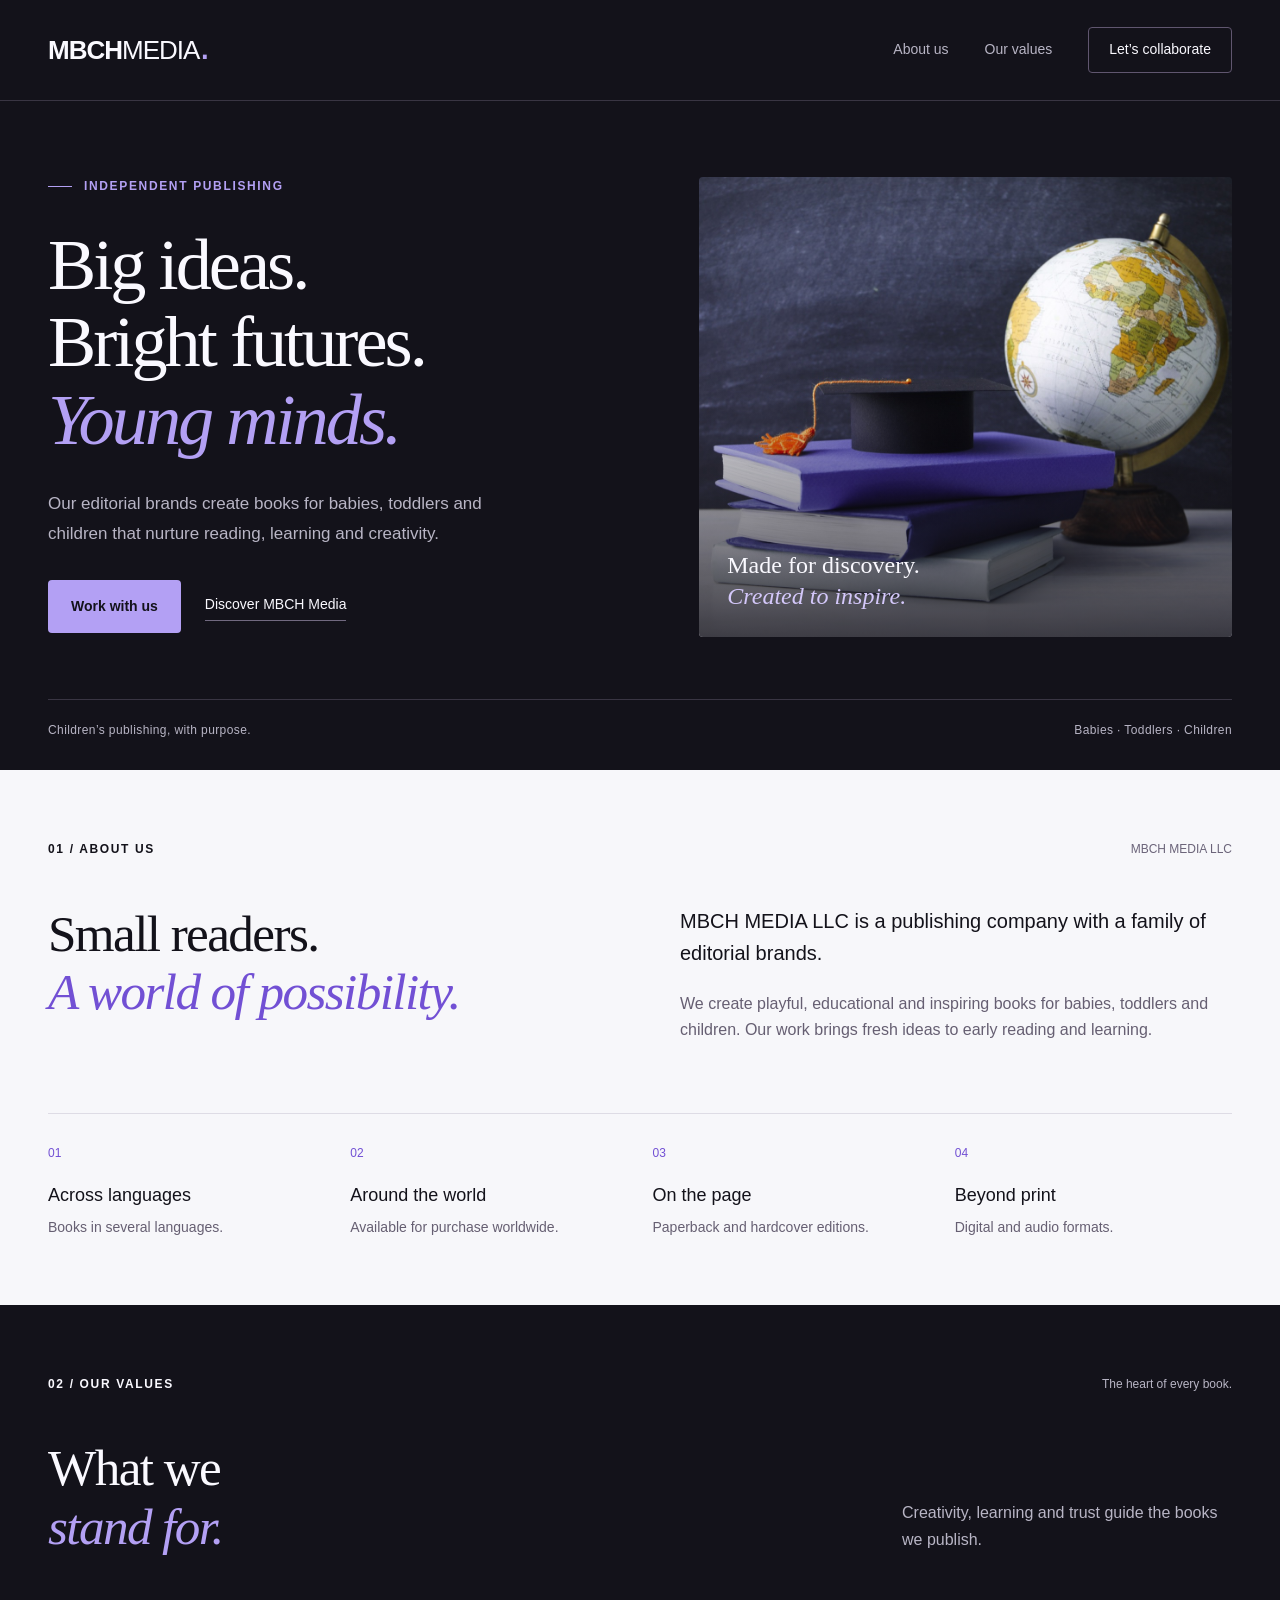
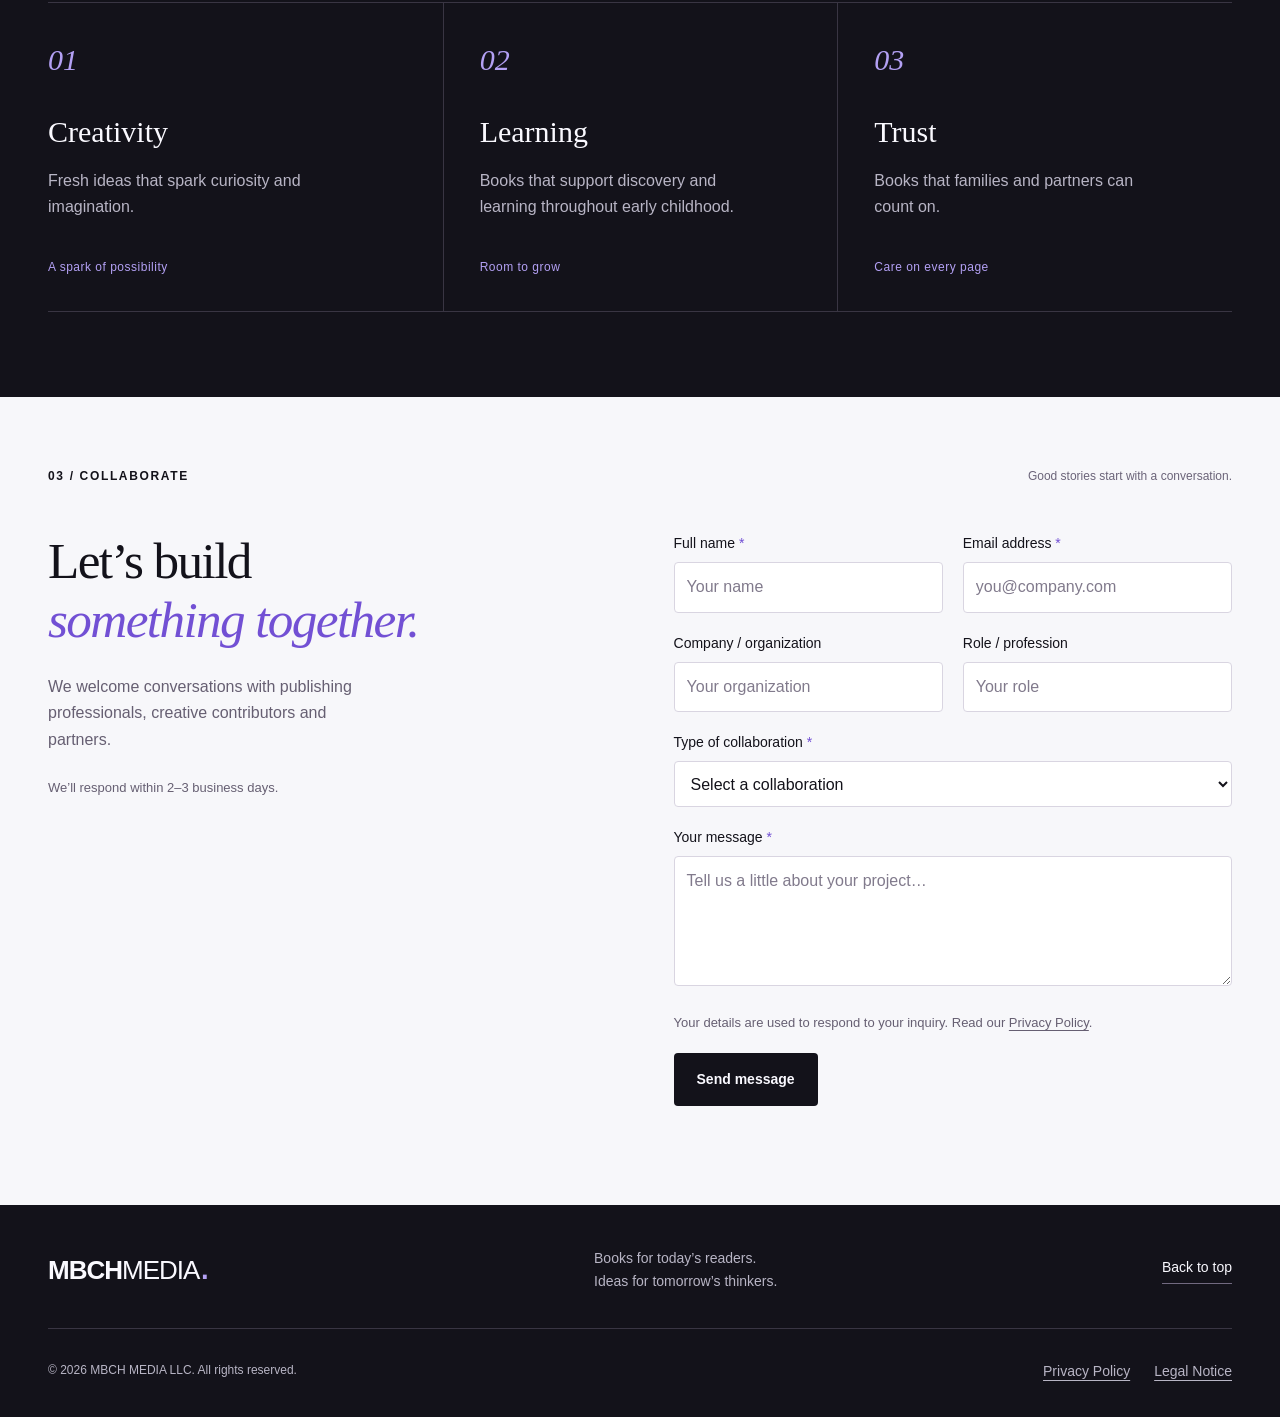
<file: index.html>
<!doctype html>
<html lang="en">
<head>
<meta charset="utf-8"><meta name="viewport" content="width=device-width, initial-scale=1">
<title>MBCH MEDIA | Children’s publishing</title>
<meta name="description" content="MBCH MEDIA LLC is a publishing company with editorial brands creating books for babies, toddlers and children.">
<meta name="theme-color" content="#13121a">
<meta property="og:type" content="website"><meta property="og:title" content="MBCH MEDIA | Children’s publishing"><meta property="og:description" content="Books for babies, toddlers and children, published through our editorial brands.">
<link rel="icon" href="assets/favicon.png"><link rel="stylesheet" href="styles.css"><script src="script.js" defer></script>
</head>
<body>
<a class="skip-link" href="#main">Skip to content</a>
<header class="header"><div class="container header-inner">
<a class="wordmark" href="./" aria-label="MBCH Media home"><strong>MBCH</strong><span>MEDIA</span><i aria-hidden="true">.</i></a>
<button class="menu-toggle" type="button" aria-expanded="false" aria-controls="navigation" hidden>Menu</button>
<nav id="navigation" aria-label="Main navigation"><a href="#about">About us</a><a href="#values">Our values</a><a class="nav-contact" href="#form-section">Let’s collaborate</a></nav>
</div></header>
<main id="main">
<section class="hero container" aria-labelledby="hero-title">
<div class="hero-copy"><p class="eyebrow"><span class="line" aria-hidden="true"></span> Independent publishing</p>
<h1 id="hero-title">Big ideas.<br>Bright futures.<br><em>Young minds.</em></h1>
<p class="hero-description">Our editorial brands create books for babies, toddlers and children that nurture reading, learning and creativity.</p>
<div class="hero-actions"><a class="button" href="#form-section">Work with us</a><a class="text-link" href="#about">Discover MBCH Media</a></div>
</div>
<figure class="hero-image"><img src="assets/editorial.jpg" alt="Books, a graduation cap, and a globe" width="1600" height="1067" fetchpriority="high"><figcaption><span>Made for discovery.</span><span>Created to inspire.</span></figcaption></figure>
<div class="hero-foot"><span>Children’s publishing, with purpose.</span><span>Babies · Toddlers · Children</span></div>
</section>
<section class="about light-section" id="about" aria-labelledby="about-title"><div class="container">
<div class="section-top"><p class="eyebrow">01 / About us</p><span class="section-note">MBCH MEDIA LLC</span></div>
<div class="about-grid"><h2 id="about-title">Small readers.<br><em>A world of possibility.</em></h2><div class="about-copy"><p class="lead">MBCH MEDIA LLC is a publishing company with a family of editorial brands.</p><p>We create playful, educational and inspiring books for babies, toddlers and children. Our work brings fresh ideas to early reading and learning.</p></div></div>
<div class="formats" aria-label="Our publishing formats and reach"><div><span class="format-number">01</span><h3>Across languages</h3><p>Books in several languages.</p></div><div><span class="format-number">02</span><h3>Around the world</h3><p>Available for purchase worldwide.</p></div><div><span class="format-number">03</span><h3>On the page</h3><p>Paperback and hardcover editions.</p></div><div><span class="format-number">04</span><h3>Beyond print</h3><p>Digital and audio formats.</p></div></div>
</div></section>
<section class="values container" id="values" aria-labelledby="values-title"><div class="section-top"><p class="eyebrow">02 / Our values</p><span class="section-note">The heart of every book.</span></div><div class="values-heading"><h2 id="values-title">What we<br><em>stand for.</em></h2><p>Creativity, learning and trust guide the books we publish.</p></div>
<div class="value-grid"><article><span class="value-number">01</span><h3>Creativity</h3><p>Fresh ideas that spark curiosity and imagination.</p><span class="value-tag">A spark of possibility</span></article><article><span class="value-number">02</span><h3>Learning</h3><p>Books that support discovery and learning throughout early childhood.</p><span class="value-tag">Room to grow</span></article><article><span class="value-number">03</span><h3>Trust</h3><p>Books that families and partners can count on.</p><span class="value-tag">Care on every page</span></article></div>
</section>
<section class="contact light-section" id="form-section" aria-labelledby="contact-title"><div class="container"><div class="section-top"><p class="eyebrow">03 / Collaborate</p><span class="section-note">Good stories start with a conversation.</span></div>
<div class="contact-grid"><div class="contact-copy"><h2 id="contact-title">Let’s build<br><em>something together.</em></h2><p>We welcome conversations with publishing professionals, creative contributors and partners.</p><p class="response-note">We’ll respond within 2–3 business days.</p></div>
<form id="contact-form" action="https://api.web3forms.com/submit" method="post"><input type="hidden" name="access_key" value="2fc46983-3eb6-4edf-9580-1205861efee6"><input type="hidden" name="subject" value="New collaboration inquiry | MBCH MEDIA"><input type="hidden" name="from_name" value="MBCH MEDIA website"><div class="form-row"><div class="field"><label for="name">Full name <span aria-hidden="true">*</span></label><input id="name" name="name" autocomplete="name" required maxlength="100" placeholder="Your name"></div><div class="field"><label for="email">Email address <span aria-hidden="true">*</span></label><input id="email" name="email" type="email" autocomplete="email" required maxlength="254" placeholder="you@company.com"></div></div>
<div class="form-row"><div class="field"><label for="company">Company / organization</label><input id="company" name="company" autocomplete="organization" maxlength="150" placeholder="Your organization"></div><div class="field"><label for="role">Role / profession</label><input id="role" name="role" autocomplete="organization-title" maxlength="100" placeholder="Your role"></div></div>
<div class="field"><label for="collaboration">Type of collaboration <span aria-hidden="true">*</span></label><select id="collaboration" name="collaboration" required><option value="">Select a collaboration</option><option>Publishing partnership</option><option>Creative contribution</option><option>Brand collaboration</option><option>Other</option></select></div>
<div class="field"><label for="message">Your message <span aria-hidden="true">*</span></label><textarea id="message" name="message" rows="4" maxlength="4000" required placeholder="Tell us a little about your project…"></textarea></div>
<p class="form-note" id="privacy-explanation">Your details are used to respond to your inquiry. Read our <a href="./privacy.html">Privacy Policy</a>.</p><button class="button button-dark" type="submit" aria-describedby="privacy-explanation">Send message</button><p class="form-status" id="form-status" role="status" aria-live="polite" aria-atomic="true"></p>
<noscript><p class="form-note">After submitting, Web3Forms will display the result of your request.</p></noscript>
</form></div></div></section>
</main>
<footer class="footer container"><div class="footer-main"><a class="wordmark" href="./" aria-label="MBCH Media home"><strong>MBCH</strong><span>MEDIA</span><i aria-hidden="true">.</i></a><p>Books for today’s readers.<br>Ideas for tomorrow’s thinkers.</p><a class="text-link" href="#main">Back to top</a></div><div class="footer-bottom"><p>© <span id="year">2026</span> MBCH MEDIA LLC. All rights reserved.</p><nav class="footer-legal" aria-label="Legal information"><a href="./privacy.html">Privacy Policy</a><a href="./legal.html">Legal Notice</a></nav></div></footer>
</body></html>
</file>
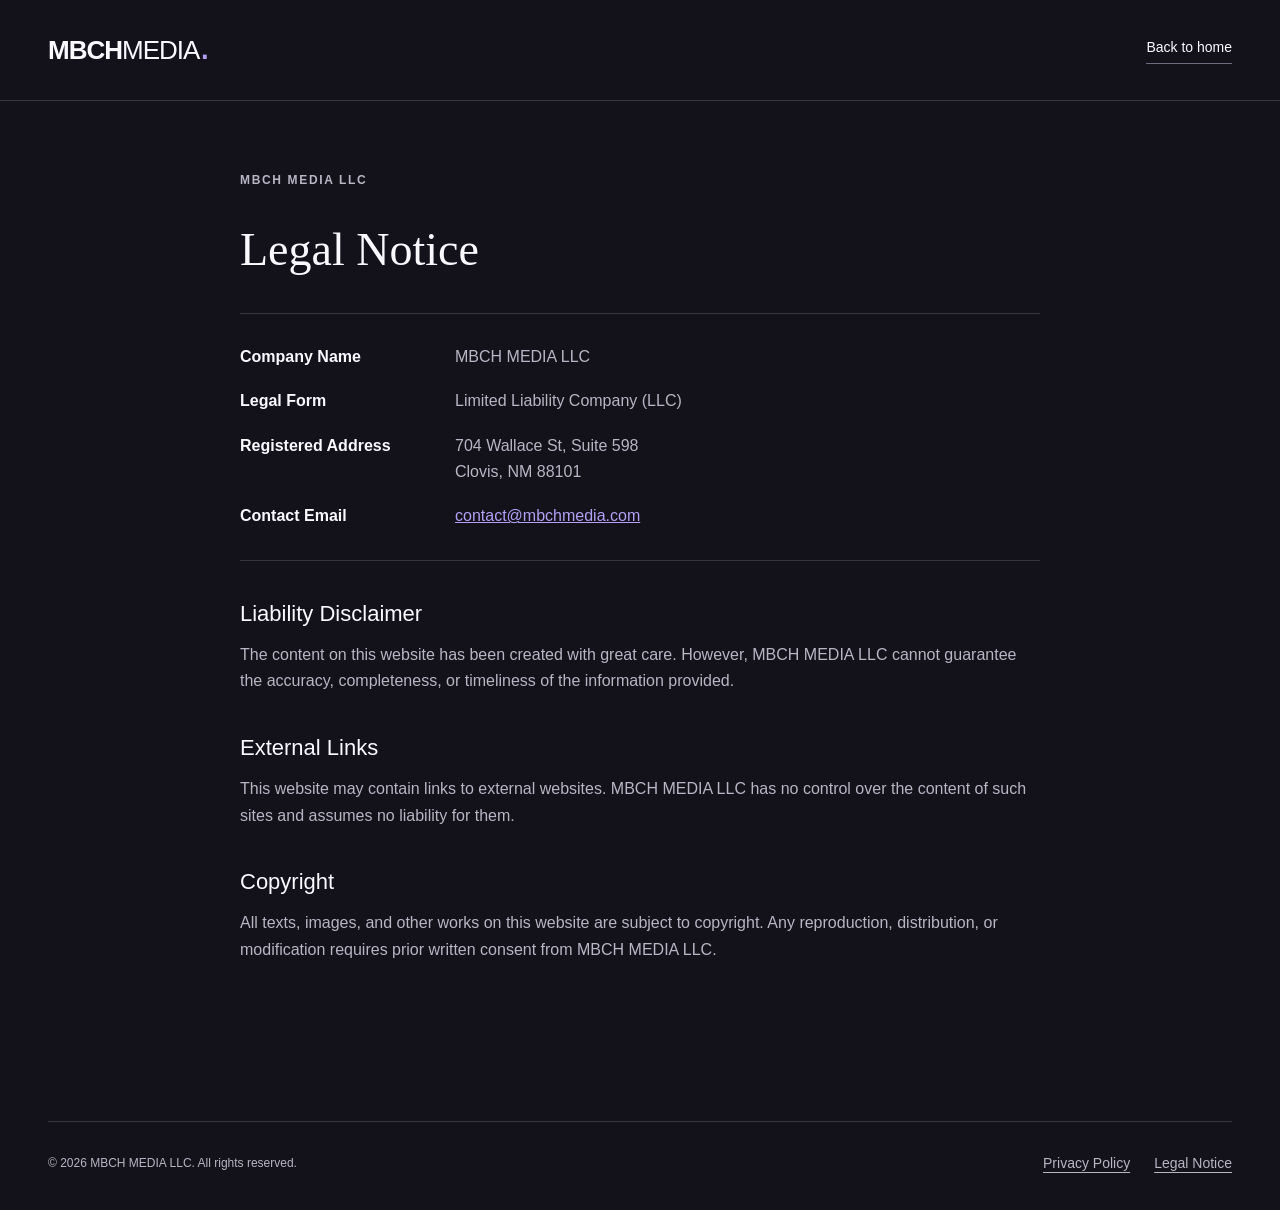
<file: legal.html>
<!doctype html><html lang="en"><head><meta charset="utf-8"><meta name="viewport" content="width=device-width, initial-scale=1"><title>Legal Notice | MBCH MEDIA</title><meta name="description" content="Company information, contact details and copyright notice for MBCH MEDIA LLC."><link rel="icon" href="assets/favicon.png"><link rel="stylesheet" href="styles.css"></head><body><a class="skip-link" href="#main">Skip to content</a><header class="header"><div class="container header-inner"><a class="wordmark" href="./" aria-label="MBCH Media home"><strong>MBCH</strong><span>MEDIA</span><i aria-hidden="true">.</i></a><a class="text-link" href="./">Back to home</a></div></header><main id="main" class="container legal-page"><p class="eyebrow">MBCH MEDIA LLC</p><h1>Legal Notice</h1><dl class="legal-details"><dt>Company Name</dt><dd>MBCH MEDIA LLC</dd><dt>Legal Form</dt><dd>Limited Liability Company (LLC)</dd><dt>Registered Address</dt><dd>704 Wallace St, Suite 598<br>Clovis, NM 88101</dd><dt>Contact Email</dt><dd><a href="mailto:contact@mbchmedia.com">contact@mbchmedia.com</a></dd></dl>
<h2>Liability Disclaimer</h2><p>The content on this website has been created with great care. However, MBCH MEDIA LLC cannot guarantee the accuracy, completeness, or timeliness of the information provided.</p>
<h2>External Links</h2><p>This website may contain links to external websites. MBCH MEDIA LLC has no control over the content of such sites and assumes no liability for them.</p>
<h2>Copyright</h2><p>All texts, images, and other works on this website are subject to copyright. Any reproduction, distribution, or modification requires prior written consent from MBCH MEDIA LLC.</p></main><footer class="footer container"><div class="footer-bottom"><p>© 2026 MBCH MEDIA LLC. All rights reserved.</p><nav class="footer-legal" aria-label="Legal information"><a href="./privacy.html">Privacy Policy</a><a href="./legal.html">Legal Notice</a></nav></div></footer></body></html>
</file>
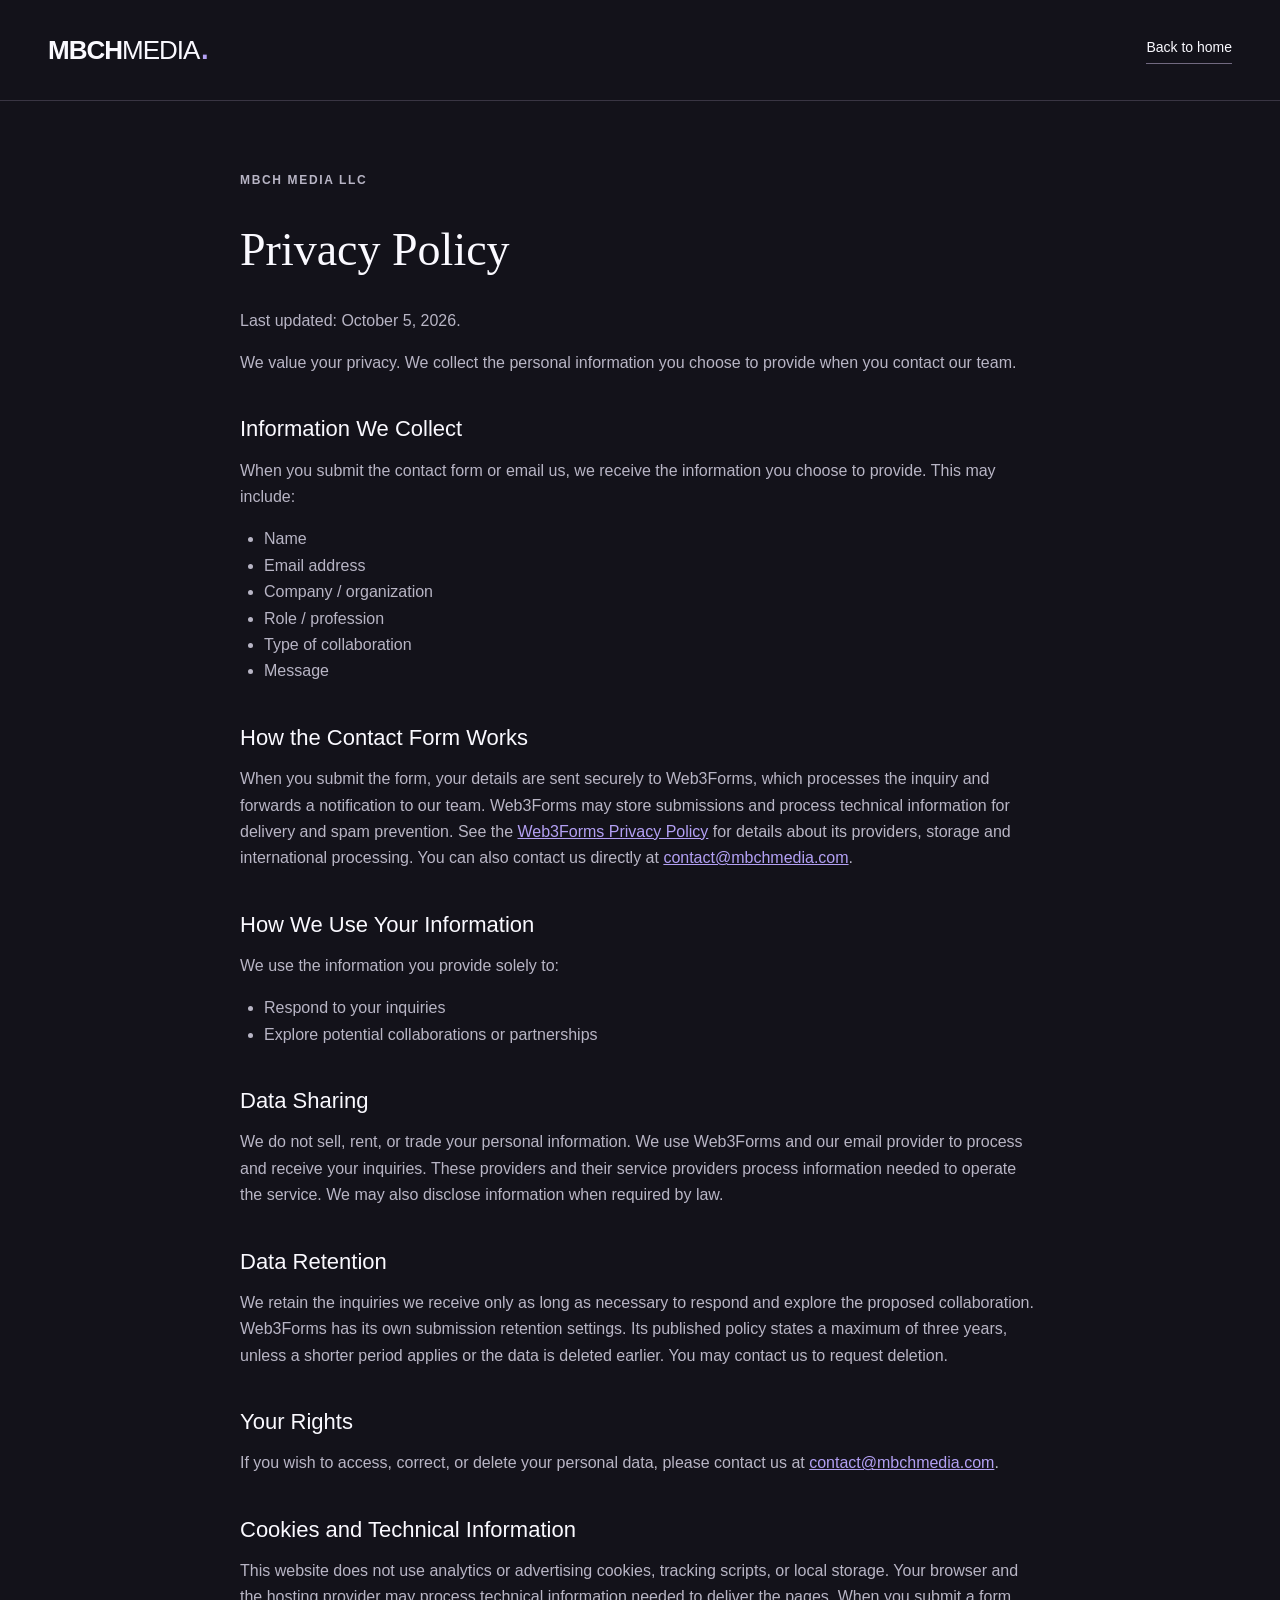
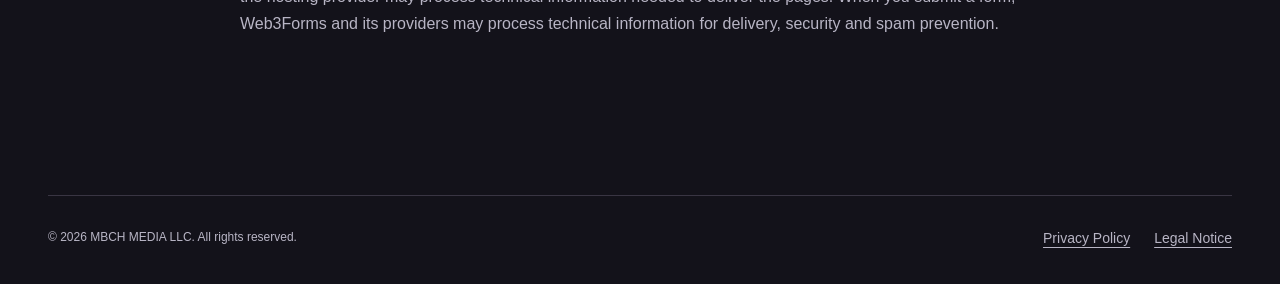
<file: privacy.html>
<!doctype html><html lang="en"><head><meta charset="utf-8"><meta name="viewport" content="width=device-width, initial-scale=1"><title>Privacy Policy | MBCH MEDIA</title><meta name="description" content="How MBCH MEDIA handles information you choose to share when contacting our team."><link rel="icon" href="assets/favicon.png"><link rel="stylesheet" href="styles.css"></head><body><a class="skip-link" href="#main">Skip to content</a><header class="header"><div class="container header-inner"><a class="wordmark" href="./" aria-label="MBCH Media home"><strong>MBCH</strong><span>MEDIA</span><i aria-hidden="true">.</i></a><a class="text-link" href="./">Back to home</a></div></header><main id="main" class="container legal-page"><p class="eyebrow">MBCH MEDIA LLC</p><h1>Privacy Policy</h1><p>Last updated: October 5, 2026.</p>
<p>We value your privacy. We collect the personal information you choose to provide when you contact our team.</p>
<h2>Information We Collect</h2><p>When you submit the contact form or email us, we receive the information you choose to provide. This may include:</p><ul><li>Name</li><li>Email address</li><li>Company / organization</li><li>Role / profession</li><li>Type of collaboration</li><li>Message</li></ul>
<h2>How the Contact Form Works</h2><p>When you submit the form, your details are sent securely to Web3Forms, which processes the inquiry and forwards a notification to our team. Web3Forms may store submissions and process technical information for delivery and spam prevention. See the <a href="https://web3forms.com/privacy">Web3Forms Privacy Policy</a> for details about its providers, storage and international processing. You can also contact us directly at <a href="mailto:contact@mbchmedia.com">contact@mbchmedia.com</a>.</p>
<h2>How We Use Your Information</h2><p>We use the information you provide solely to:</p><ul><li>Respond to your inquiries</li><li>Explore potential collaborations or partnerships</li></ul>
<h2>Data Sharing</h2><p>We do not sell, rent, or trade your personal information. We use Web3Forms and our email provider to process and receive your inquiries. These providers and their service providers process information needed to operate the service. We may also disclose information when required by law.</p>
<h2>Data Retention</h2><p>We retain the inquiries we receive only as long as necessary to respond and explore the proposed collaboration. Web3Forms has its own submission retention settings. Its published policy states a maximum of three years, unless a shorter period applies or the data is deleted earlier. You may contact us to request deletion.</p>
<h2>Your Rights</h2><p>If you wish to access, correct, or delete your personal data, please contact us at <a href="mailto:contact@mbchmedia.com">contact@mbchmedia.com</a>.</p>
<h2>Cookies and Technical Information</h2><p>This website does not use analytics or advertising cookies, tracking scripts, or local storage. Your browser and the hosting provider may process technical information needed to deliver the pages. When you submit a form, Web3Forms and its providers may process technical information for delivery, security and spam prevention.</p></main><footer class="footer container"><div class="footer-bottom"><p>© 2026 MBCH MEDIA LLC. All rights reserved.</p><nav class="footer-legal" aria-label="Legal information"><a href="./privacy.html">Privacy Policy</a><a href="./legal.html">Legal Notice</a></nav></div></footer></body></html>
</file>
<file: styles.css>
@charset "UTF-8";
:root{--ink:#13121a;--panel:#1d1b27;--paper:#f7f7fa;--white:#faf9ff;--muted:#b8b5c5;--accent:#b3a0f4;--purple:#7250d4;--border:#393543;--max:1200px}*{box-sizing:border-box}html{scroll-behavior:smooth;scroll-padding-top:95px}body{margin:0;background:var(--ink);color:var(--white);font-family:Arial,Helvetica,sans-serif;font-size:16px;line-height:1.65}a{color:inherit;text-decoration:none}button,input,textarea,select{font:inherit}button,a,input,textarea,select{-webkit-tap-highlight-color:transparent}a,button{touch-action:manipulation}a:focus-visible,button:focus-visible{outline:3px solid var(--accent);outline-offset:6px}input:focus-visible,textarea:focus-visible,select:focus-visible{outline:2px solid var(--purple);outline-offset:3px}.container{width:min(var(--max),calc(100% - 96px));margin-inline:auto}.skip-link{position:fixed;z-index:99;top:10px;left:10px;transform:translateY(-160%);background:var(--white);color:var(--ink);padding:10px 20px}.skip-link:focus{transform:none}.header{border-bottom:1px solid var(--border);background:var(--ink)}.header-inner{min-height:100px;display:flex;align-items:center;justify-content:space-between;gap:24px}.wordmark{font-size:26px;letter-spacing:-1px;white-space:nowrap;line-height:1}.wordmark strong{font-weight:800}.wordmark span{font-weight:400}.wordmark i{font-style:normal;color:var(--accent);font-size:40px;line-height:0}.header nav{display:flex;gap:36px;align-items:center;font-size:14px}.header nav a:not(.nav-contact){color:var(--muted)}.header nav a:hover{color:var(--white)}.nav-contact{padding:10px 20px;border:1px solid #60566f;border-radius:4px}.nav-contact:hover{border-color:var(--accent)}.menu-toggle{display:none;background:none;border:1px solid var(--border);color:var(--white);padding:8px 14px;border-radius:4px}.hero{display:grid;grid-template-columns:1.14fr 1fr;gap:44px;padding-top:76px}.eyebrow{font-size:12px;font-weight:600;letter-spacing:1.65px;text-transform:uppercase;display:flex;align-items:center;gap:12px;margin:0 0 30px}.hero .eyebrow{color:var(--accent)}.line{width:24px;height:1px;background:currentColor}.hero h1{font-family:Georgia,'Times New Roman',serif;font-size:clamp(52px,5.65vw,84px);font-weight:400;line-height:1.07;letter-spacing:-3px;margin:0 0 30px}em{font-weight:400;color:var(--accent)}.hero-description{color:var(--muted);max-width:435px;font-size:17px;line-height:1.75;margin:0 0 32px}.hero-actions{display:flex;align-items:center;gap:24px;flex-wrap:wrap}.button{border:0;border-radius:4px;display:inline-flex;align-items:center;justify-content:center;background:var(--accent);color:var(--ink);font-size:14px;font-weight:600;padding:15px 23px;cursor:pointer;min-height:50px;transition:background .2s,transform .2s}.button:hover{background:#c7b8ff;transform:translateY(-2px)}.text-link{font-size:14px;border-bottom:1px solid #716980;padding-bottom:4px}.text-link:hover{color:var(--accent)}.hero-image{margin:0;position:relative;border-radius:4px;overflow:hidden;background:var(--panel);min-height:460px}.hero-image img{height:100%;width:100%;object-fit:cover;object-position:61% center;display:block;position:absolute;inset:0}.hero-image:after{content:"";position:absolute;inset:40% 0 0;background:linear-gradient(transparent,rgba(19,18,26,.8));pointer-events:none}.hero-image figcaption{position:absolute;z-index:1;bottom:25px;left:28px;right:28px;display:flex;flex-direction:column;font-family:Georgia,serif;font-size:24px;line-height:1.3}.hero-image figcaption span:last-child{color:#d4c8fa;font-style:italic}.hero-foot{grid-column:1/-1;margin-top:18px;display:flex;justify-content:space-between;gap:20px;border-top:1px solid var(--border);padding:21px 0 29px;font-size:12px;letter-spacing:.4px;color:var(--muted)}.light-section{background:var(--paper);color:var(--ink)}.light-section em{color:var(--purple)}.about{padding:70px 0 65px}.section-top{display:flex;align-items:baseline;justify-content:space-between;gap:20px;margin-bottom:45px}.section-top .eyebrow{margin:0}.section-note{font-size:12px;color:#6b6479}.about-grid{display:grid;grid-template-columns:1fr 1fr;gap:80px;align-items:start}h2{font-family:Georgia,'Times New Roman',serif;font-size:clamp(38px,4vw,58px);font-weight:400;line-height:1.15;letter-spacing:-1.6px;margin:0}.about-copy p{color:#665f72;margin:0 0 22px}.about-copy .lead{font-size:20px;line-height:1.6;color:var(--ink)}.formats{display:grid;grid-template-columns:repeat(4,1fr);margin-top:48px;border-top:1px solid #dedce5;padding-top:25px;gap:25px}.format-number{font-size:12px;color:var(--purple)}h3{font-size:18px;font-weight:500;margin:15px 0 6px}.formats p{font-size:14px;color:#665f72;margin:0}.values{padding-top:70px;padding-bottom:85px}.values .section-note{color:var(--muted)}.values-heading{display:flex;align-items:end;justify-content:space-between;gap:40px;margin-bottom:45px}.values-heading>p{max-width:330px;color:var(--muted);margin:0 0 4px}.value-grid{display:grid;grid-template-columns:repeat(3,1fr);gap:0;border-top:1px solid var(--border);border-bottom:1px solid var(--border)}.value-grid article{padding:32px 36px 32px 0}.value-grid article+article{border-left:1px solid var(--border);padding-left:36px}.value-number{font-family:Georgia,serif;font-size:30px;color:var(--accent);font-style:italic}.value-grid h3{font-family:Georgia,serif;font-size:30px;margin:22px 0 12px}.value-grid p{color:var(--muted);max-width:280px;margin:0 0 32px}.value-tag{font-size:12px;letter-spacing:.5px;color:var(--accent)}.contact{padding:70px 0 65px}.contact-grid{display:grid;grid-template-columns:.95fr 1fr;gap:95px}.contact-copy>p{max-width:330px;color:#665f72;margin:24px 0}.email-link{font-size:18px;border-bottom:1px solid #9989c6;padding-bottom:4px;display:inline-block;margin-top:12px;overflow-wrap:anywhere}.contact-copy .response-note{font-size:13px;margin-top:20px}.form-row{display:grid;grid-template-columns:1fr 1fr;gap:20px}.field{margin-bottom:19px;min-width:0}label{font-size:14px;display:block;margin-bottom:7px}label span{color:var(--purple)}input,select,textarea{width:100%;border:1px solid #d9d5e1;border-radius:4px;background:#fff;color:var(--ink);padding:11px 12px;min-height:46px}input::placeholder,textarea::placeholder{color:#817a8c;opacity:1}textarea{resize:vertical}select{cursor:pointer}.form-note{font-size:13px;line-height:1.6;color:#665f72;margin:2px 0 19px}.button-dark{background:var(--ink);color:var(--white)}.button-dark:hover{background:#35294b}.copy-button{display:inline-block;color:#534562;background:none;border:0;border-bottom:1px solid #9989c6;padding:4px 0;margin-left:15px;font-size:13px;cursor:pointer}.copy-button[hidden]{display:none}.form-status{font-size:13px;color:#534562;margin:12px 0 0;min-height:22px}.footer{padding-top:42px;padding-bottom:24px}.footer-main{display:flex;justify-content:space-between;align-items:center;gap:25px;padding-bottom:35px}.footer-main p{color:var(--muted);font-size:14px;margin:0}.footer-bottom{border-top:1px solid var(--border);padding-top:20px;display:flex;justify-content:space-between;gap:25px;font-size:12px;color:var(--muted)}.footer-bottom p{margin:0}.footer-bottom a:hover{color:var(--white)}.legal-page{max-width:800px;padding:70px 0 100px}.legal-page h1{font-family:Georgia,serif;font-size:46px;font-weight:400;line-height:1.2}.legal-page h2{font-family:Arial,sans-serif;font-size:22px;letter-spacing:0;margin-top:40px}.legal-page p{color:var(--muted)}.legal-page a{text-decoration:underline;color:var(--accent)}
@media(min-width:1500px){.hero h1{font-size:84px}}
@media(max-width:1050px){.container{width:calc(100% - 64px)}.hero{gap:28px;padding-top:60px}.hero h1{font-size:62px}.hero-actions{gap:16px}.hero-image{min-height:475px}.about-grid{gap:40px}.contact-grid{gap:45px}.contact h2{font-size:46px}}
@media(max-width:760px){.container{width:calc(100% - 40px)}.header-inner{min-height:80px;flex-wrap:wrap;gap:20px;padding:20px 0}.wordmark{font-size:23px}.header nav{gap:20px;font-size:13px}.nav-contact{padding:8px 12px}.hero{padding-top:42px;grid-template-columns:1fr;gap:30px}.hero h1{font-size:clamp(48px,10vw,72px);letter-spacing:-2px}.eyebrow{font-size:11px;letter-spacing:1.3px;margin-bottom:24px}.hero-description{font-size:16px}.hero-image{min-height:355px}.hero-foot{margin-top:0;font-size:11px;flex-direction:column;gap:5px;padding-top:20px;padding-bottom:25px}.about,.contact{padding:45px 0}.section-top{margin-bottom:32px}.section-note{display:none}.about-grid,.contact-grid{grid-template-columns:1fr;gap:30px}h2,.contact h2{font-size:42px}.about-copy .lead{font-size:19px}.formats{grid-template-columns:1fr 1fr;gap:28px 20px;margin-top:24px}.values{padding-top:45px;padding-bottom:50px}.values-heading{flex-direction:column;align-items:start;gap:20px;margin-bottom:30px}.values-heading>p{max-width:100%}.value-grid{grid-template-columns:1fr}.value-grid article{padding:26px 0;display:grid;grid-template-columns:45px 1fr;gap:0 16px}.value-grid article+article{border-left:none;border-top:1px solid var(--border);padding:26px 0}.value-number{grid-row:1/4}.value-grid h3{margin:0 0 10px}.value-grid p{max-width:100%;margin-bottom:15px}.value-tag{grid-column:2}.contact-copy>p{max-width:100%}.email-link{margin-top:0}.footer-main{flex-wrap:wrap;align-items:start}.footer-main p{width:100%;order:3}.footer-bottom{flex-direction:column;gap:10px}.legal-page h1{font-size:38px}}
@media(max-width:470px){.header nav{width:100%;justify-content:space-between;gap:12px}.header.js-enabled .menu-toggle{display:block}.header.js-enabled nav:not(.is-open){display:none}.header.js-enabled nav.is-open{display:flex;flex-direction:column;align-items:stretch;gap:0}.header.js-enabled nav a{padding:12px 0}.header.js-enabled .nav-contact{border:0;border-radius:0;color:var(--accent)}.hero-actions{align-items:start;flex-direction:column;gap:20px}.hero-image{min-height:300px}.form-row{grid-template-columns:1fr;gap:0}.copy-button{margin:18px 0 0;display:block}.hero h1{font-size:clamp(42px,13.3vw,52px)}.hero .eyebrow{font-size:10px;letter-spacing:1.1px}h2,.contact h2{font-size:38px}}
@media(prefers-reduced-motion:reduce){html{scroll-behavior:auto}*,*:before,*:after{transition:none!important;animation:none!important}}

.footer-legal{display:flex;gap:24px;flex-wrap:wrap;position:relative;z-index:1}.footer-legal a{display:inline-flex;align-items:center;min-height:44px;padding:8px 0;font-size:14px;text-decoration:underline;text-underline-offset:4px;cursor:pointer;pointer-events:auto}.footer-bottom{align-items:center}.legal-page ul{color:var(--muted);padding-left:24px}.legal-details{display:grid;grid-template-columns:190px 1fr;gap:18px 25px;margin-top:36px;border-block:1px solid var(--border);padding:30px 0}.legal-details dt{font-weight:600}.legal-details dd{margin:0;color:var(--muted)}
@media(max-width:760px){.legal-details{grid-template-columns:1fr;gap:5px}.legal-details dd{margin-bottom:15px}.footer-bottom{align-items:flex-start}}

.button:disabled{opacity:.65;cursor:wait;transform:none}.form-status[data-state="success"]{color:#26613e}.form-status[data-state="error"]{color:#992b39}.form-note a{text-decoration:underline;text-underline-offset:3px}
</file>
